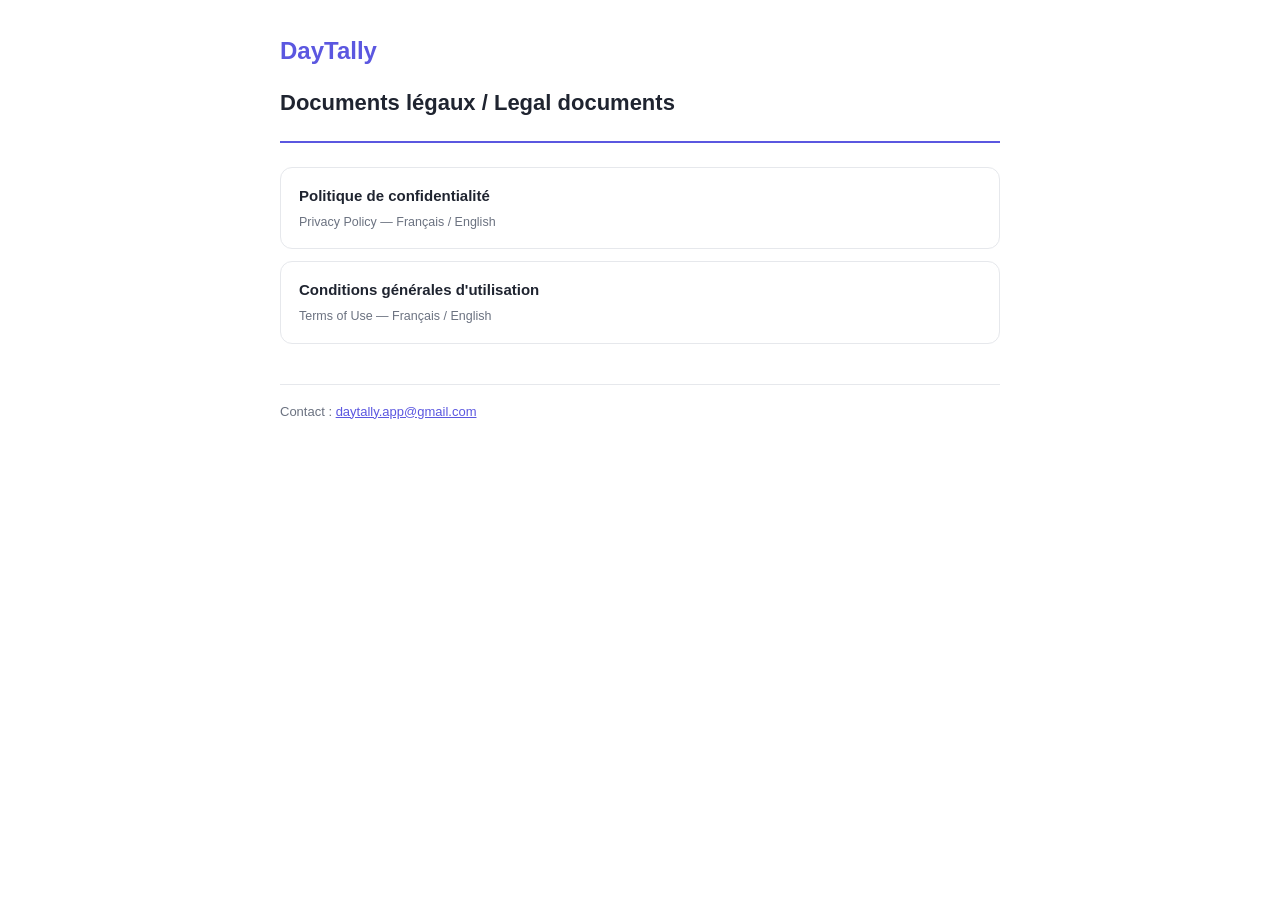
<file: index.html>
<!DOCTYPE html>
<html lang="fr">
<head>
<meta charset="utf-8" />
<meta name="viewport" content="width=device-width, initial-scale=1" />
<title>DayTally — Documents légaux / Legal</title>
<link rel="stylesheet" href="style.css" />
</head>
<body>
<div class="container">
    <header class="doc">
        <p class="brand">DayTally</p>
        <h1>Documents légaux&nbsp;/&nbsp;Legal documents</h1>
    </header>

    <ul class="card-list">
        <li>
            <a href="privacy/">Politique de confidentialité
                <small>Privacy Policy — Français / English</small>
            </a>
        </li>
        <li>
            <a href="terms/">Conditions générales d'utilisation
                <small>Terms of Use — Français / English</small>
            </a>
        </li>
    </ul>

    <footer class="doc">
        Contact&nbsp;: <a href="mailto:daytally.app@gmail.com">daytally.app@gmail.com</a>
    </footer>
</div>
</body>
</html>
</file>
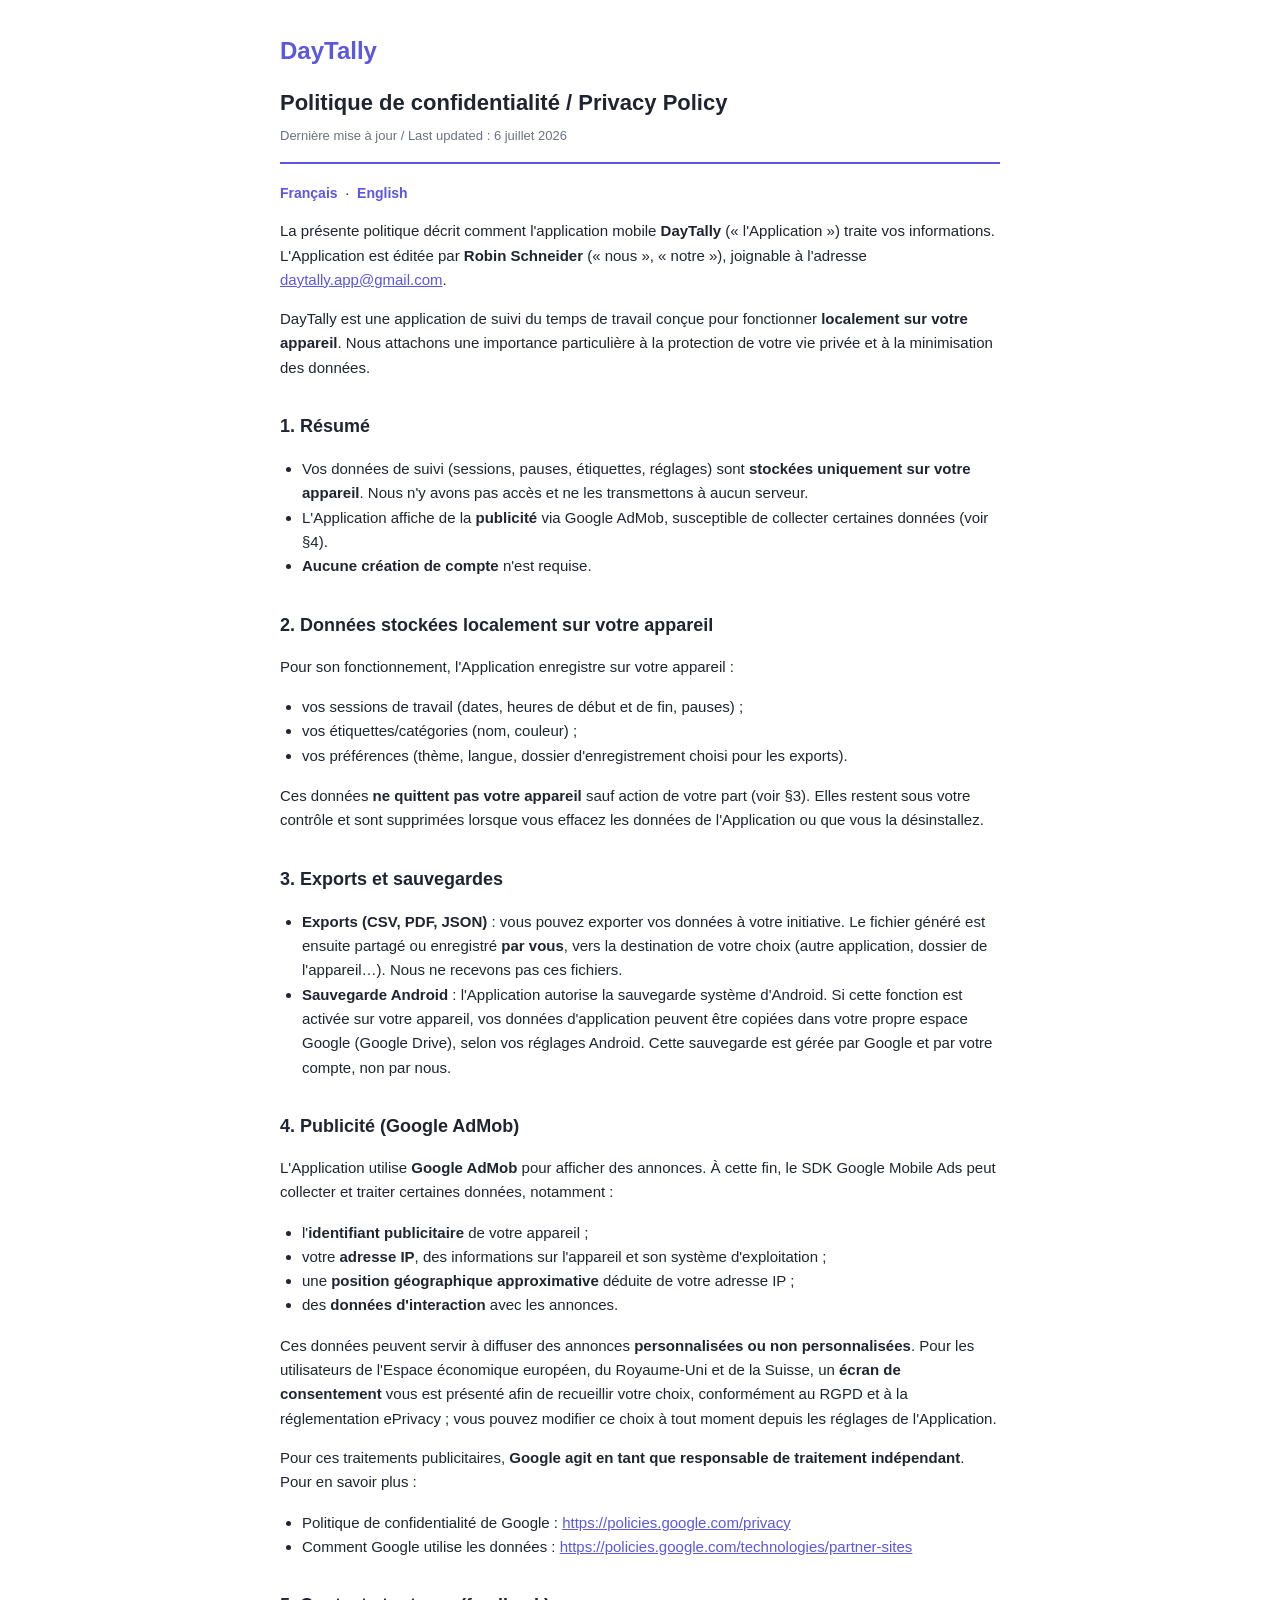
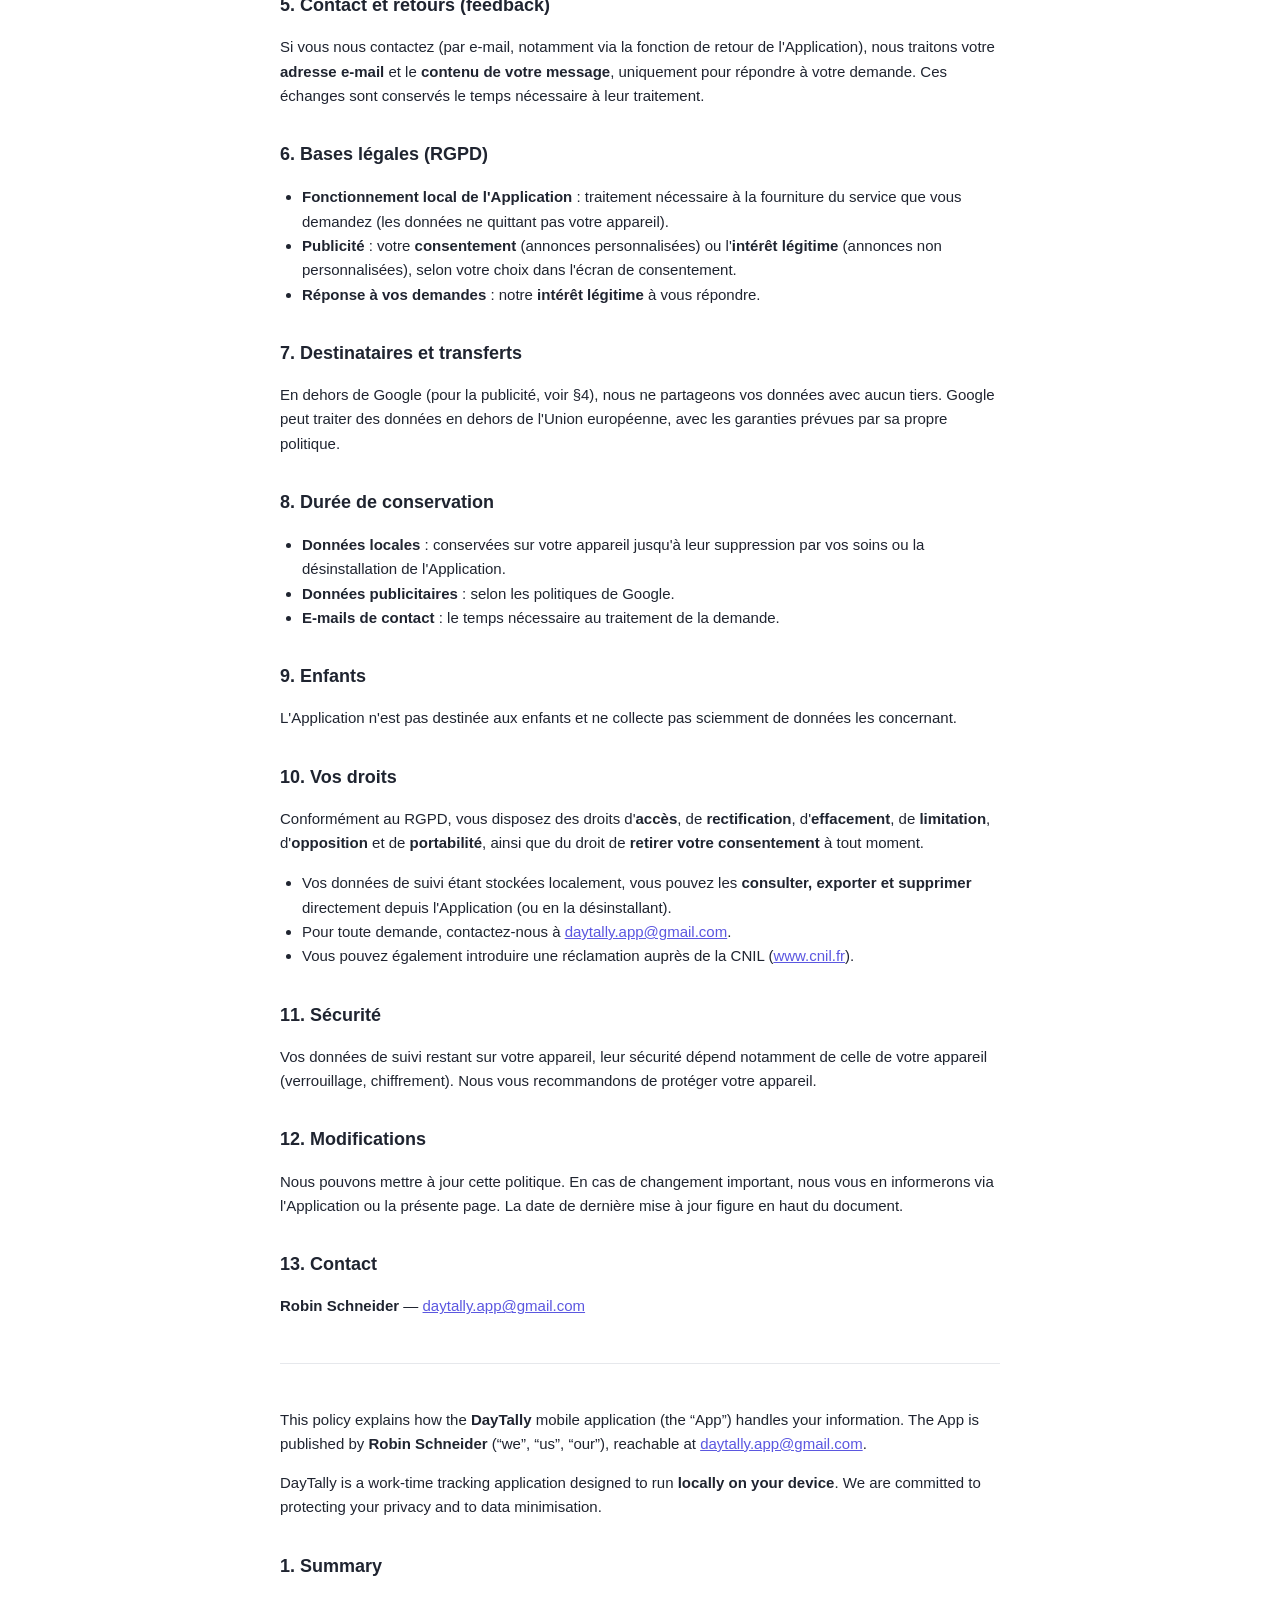
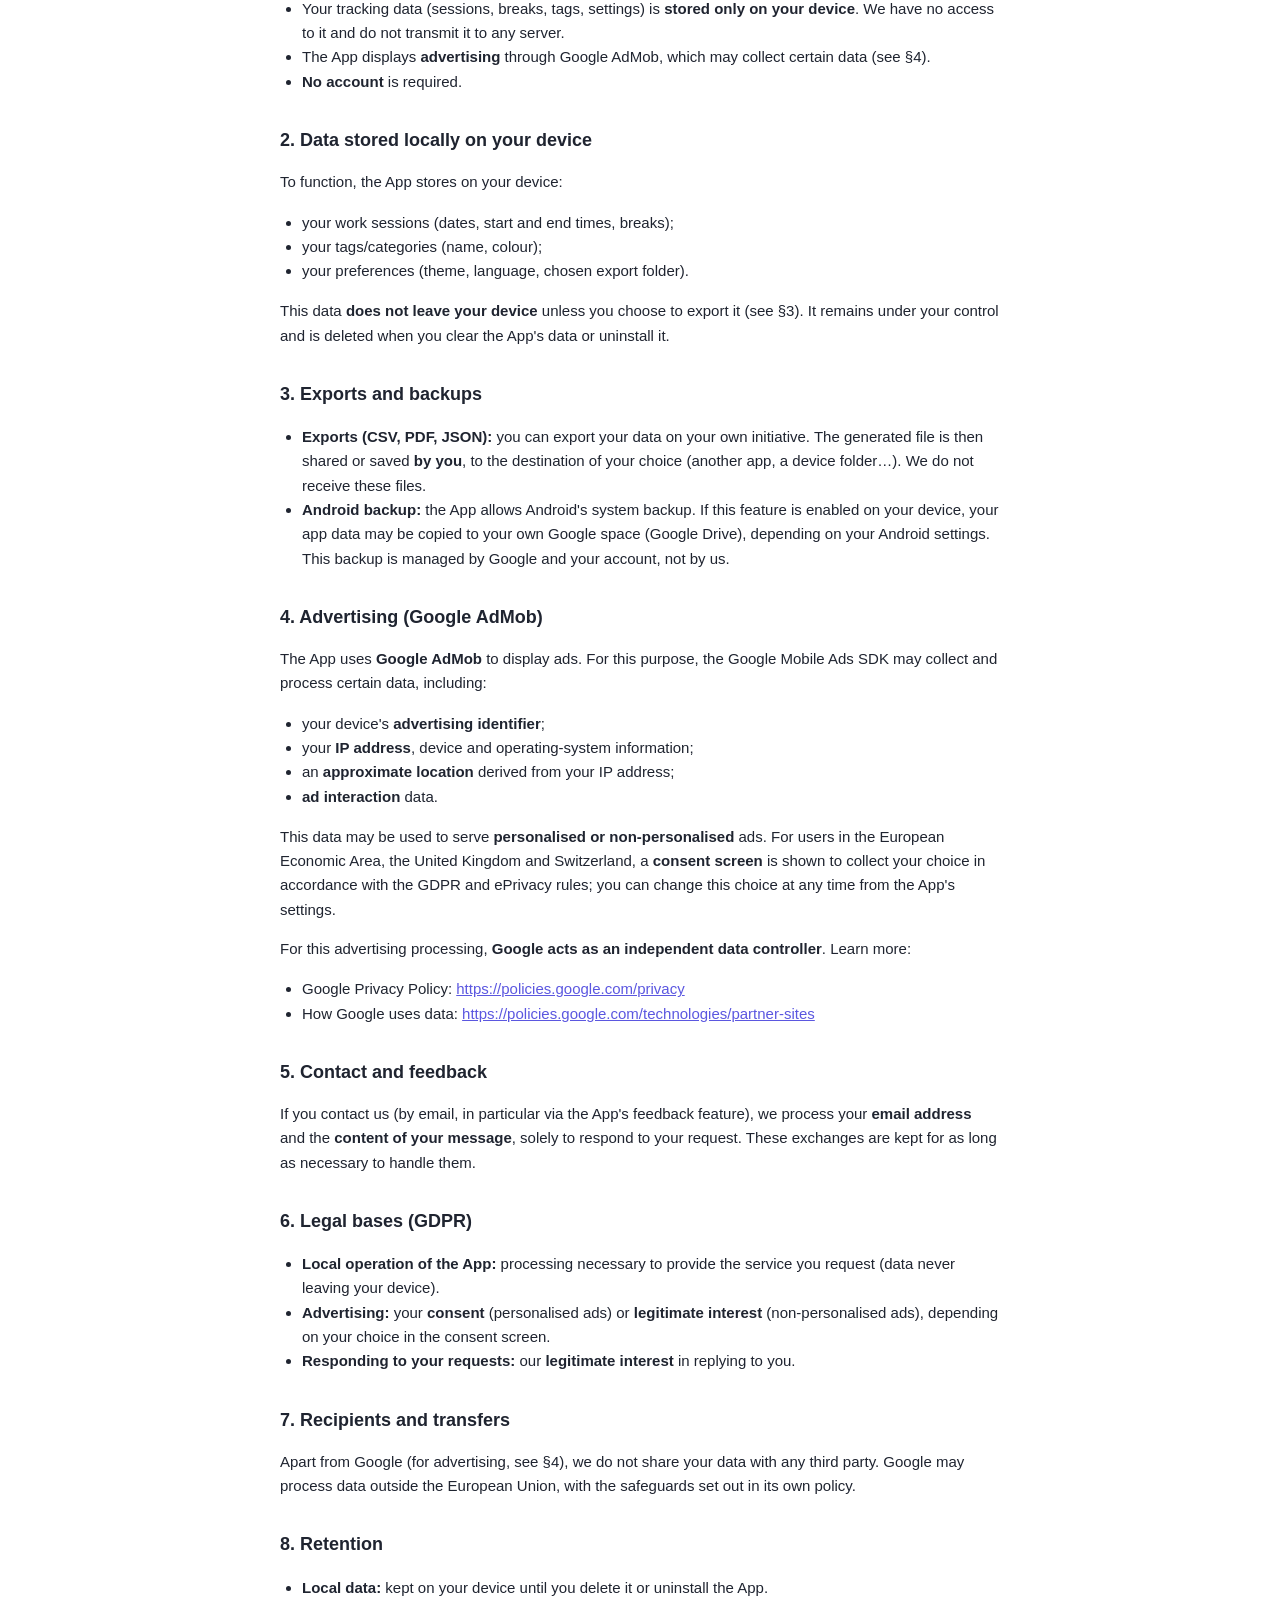
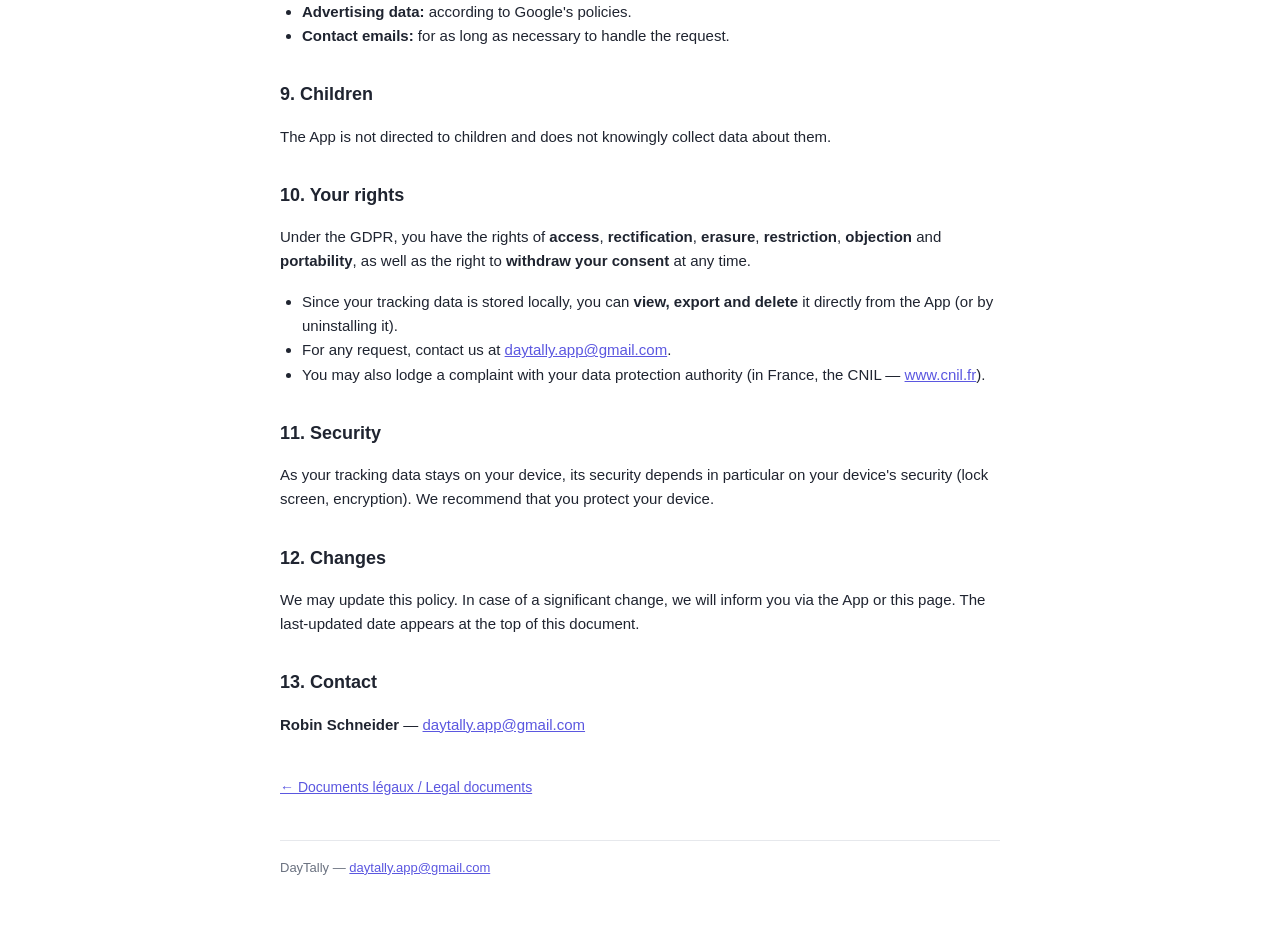
<file: privacy/index.html>
<!DOCTYPE html>
<html lang="fr">
<head>
<meta charset="utf-8" />
<meta name="viewport" content="width=device-width, initial-scale=1" />
<title>DayTally — Politique de confidentialité / Privacy Policy</title>
<link rel="stylesheet" href="../style.css" />
</head>
<body>
<div class="container">
    <header class="doc">
        <p class="brand">DayTally</p>
        <h1>Politique de confidentialité&nbsp;/&nbsp;Privacy Policy</h1>
        <p class="updated">Dernière mise à jour&nbsp;/&nbsp;Last updated&nbsp;: 6&nbsp;juillet&nbsp;2026</p>
    </header>

    <nav class="langnav">
        <a href="#fr">Français</a> &nbsp;·&nbsp; <a href="#en">English</a>
    </nav>

    <!-- ===================== FRANÇAIS ===================== -->
    <section id="fr">
        <p>La présente politique décrit comment l'application mobile <strong>DayTally</strong> («&nbsp;l'Application&nbsp;») traite vos informations. L'Application est éditée par <strong>Robin Schneider</strong> («&nbsp;nous&nbsp;», «&nbsp;notre&nbsp;»), joignable à l'adresse <a href="mailto:daytally.app@gmail.com">daytally.app@gmail.com</a>.</p>
        <p>DayTally est une application de suivi du temps de travail conçue pour fonctionner <strong>localement sur votre appareil</strong>. Nous attachons une importance particulière à la protection de votre vie privée et à la minimisation des données.</p>

        <h2>1. Résumé</h2>
        <ul>
            <li>Vos données de suivi (sessions, pauses, étiquettes, réglages) sont <strong>stockées uniquement sur votre appareil</strong>. Nous n'y avons pas accès et ne les transmettons à aucun serveur.</li>
            <li>L'Application affiche de la <strong>publicité</strong> via Google AdMob, susceptible de collecter certaines données (voir §4).</li>
            <li><strong>Aucune création de compte</strong> n'est requise.</li>
        </ul>

        <h2>2. Données stockées localement sur votre appareil</h2>
        <p>Pour son fonctionnement, l'Application enregistre sur votre appareil&nbsp;:</p>
        <ul>
            <li>vos sessions de travail (dates, heures de début et de fin, pauses)&nbsp;;</li>
            <li>vos étiquettes/catégories (nom, couleur)&nbsp;;</li>
            <li>vos préférences (thème, langue, dossier d'enregistrement choisi pour les exports).</li>
        </ul>
        <p>Ces données <strong>ne quittent pas votre appareil</strong> sauf action de votre part (voir §3). Elles restent sous votre contrôle et sont supprimées lorsque vous effacez les données de l'Application ou que vous la désinstallez.</p>

        <h2>3. Exports et sauvegardes</h2>
        <ul>
            <li><strong>Exports (CSV, PDF, JSON)</strong>&nbsp;: vous pouvez exporter vos données à votre initiative. Le fichier généré est ensuite partagé ou enregistré <strong>par vous</strong>, vers la destination de votre choix (autre application, dossier de l'appareil…). Nous ne recevons pas ces fichiers.</li>
            <li><strong>Sauvegarde Android</strong>&nbsp;: l'Application autorise la sauvegarde système d'Android. Si cette fonction est activée sur votre appareil, vos données d'application peuvent être copiées dans votre propre espace Google (Google Drive), selon vos réglages Android. Cette sauvegarde est gérée par Google et par votre compte, non par nous.</li>
        </ul>

        <h2>4. Publicité (Google AdMob)</h2>
        <p>L'Application utilise <strong>Google AdMob</strong> pour afficher des annonces. À cette fin, le SDK Google Mobile Ads peut collecter et traiter certaines données, notamment&nbsp;:</p>
        <ul>
            <li>l'<strong>identifiant publicitaire</strong> de votre appareil&nbsp;;</li>
            <li>votre <strong>adresse IP</strong>, des informations sur l'appareil et son système d'exploitation&nbsp;;</li>
            <li>une <strong>position géographique approximative</strong> déduite de votre adresse IP&nbsp;;</li>
            <li>des <strong>données d'interaction</strong> avec les annonces.</li>
        </ul>
        <p>Ces données peuvent servir à diffuser des annonces <strong>personnalisées ou non personnalisées</strong>. Pour les utilisateurs de l'Espace économique européen, du Royaume-Uni et de la Suisse, un <strong>écran de consentement</strong> vous est présenté afin de recueillir votre choix, conformément au RGPD et à la réglementation ePrivacy&nbsp;; vous pouvez modifier ce choix à tout moment depuis les réglages de l'Application.</p>
        <p>Pour ces traitements publicitaires, <strong>Google agit en tant que responsable de traitement indépendant</strong>. Pour en savoir plus&nbsp;:</p>
        <ul>
            <li>Politique de confidentialité de Google&nbsp;: <a href="https://policies.google.com/privacy">https://policies.google.com/privacy</a></li>
            <li>Comment Google utilise les données&nbsp;: <a href="https://policies.google.com/technologies/partner-sites">https://policies.google.com/technologies/partner-sites</a></li>
        </ul>

        <h2>5. Contact et retours (feedback)</h2>
        <p>Si vous nous contactez (par e-mail, notamment via la fonction de retour de l'Application), nous traitons votre <strong>adresse e-mail</strong> et le <strong>contenu de votre message</strong>, uniquement pour répondre à votre demande. Ces échanges sont conservés le temps nécessaire à leur traitement.</p>

        <h2>6. Bases légales (RGPD)</h2>
        <ul>
            <li><strong>Fonctionnement local de l'Application</strong>&nbsp;: traitement nécessaire à la fourniture du service que vous demandez (les données ne quittant pas votre appareil).</li>
            <li><strong>Publicité</strong>&nbsp;: votre <strong>consentement</strong> (annonces personnalisées) ou l'<strong>intérêt légitime</strong> (annonces non personnalisées), selon votre choix dans l'écran de consentement.</li>
            <li><strong>Réponse à vos demandes</strong>&nbsp;: notre <strong>intérêt légitime</strong> à vous répondre.</li>
        </ul>

        <h2>7. Destinataires et transferts</h2>
        <p>En dehors de Google (pour la publicité, voir §4), nous ne partageons vos données avec aucun tiers. Google peut traiter des données en dehors de l'Union européenne, avec les garanties prévues par sa propre politique.</p>

        <h2>8. Durée de conservation</h2>
        <ul>
            <li><strong>Données locales</strong>&nbsp;: conservées sur votre appareil jusqu'à leur suppression par vos soins ou la désinstallation de l'Application.</li>
            <li><strong>Données publicitaires</strong>&nbsp;: selon les politiques de Google.</li>
            <li><strong>E-mails de contact</strong>&nbsp;: le temps nécessaire au traitement de la demande.</li>
        </ul>

        <h2>9. Enfants</h2>
        <p>L'Application n'est pas destinée aux enfants et ne collecte pas sciemment de données les concernant.</p>

        <h2>10. Vos droits</h2>
        <p>Conformément au RGPD, vous disposez des droits d'<strong>accès</strong>, de <strong>rectification</strong>, d'<strong>effacement</strong>, de <strong>limitation</strong>, d'<strong>opposition</strong> et de <strong>portabilité</strong>, ainsi que du droit de <strong>retirer votre consentement</strong> à tout moment.</p>
        <ul>
            <li>Vos données de suivi étant stockées localement, vous pouvez les <strong>consulter, exporter et supprimer</strong> directement depuis l'Application (ou en la désinstallant).</li>
            <li>Pour toute demande, contactez-nous à <a href="mailto:daytally.app@gmail.com">daytally.app@gmail.com</a>.</li>
            <li>Vous pouvez également introduire une réclamation auprès de la CNIL (<a href="https://www.cnil.fr">www.cnil.fr</a>).</li>
        </ul>

        <h2>11. Sécurité</h2>
        <p>Vos données de suivi restant sur votre appareil, leur sécurité dépend notamment de celle de votre appareil (verrouillage, chiffrement). Nous vous recommandons de protéger votre appareil.</p>

        <h2>12. Modifications</h2>
        <p>Nous pouvons mettre à jour cette politique. En cas de changement important, nous vous en informerons via l'Application ou la présente page. La date de dernière mise à jour figure en haut du document.</p>

        <h2>13. Contact</h2>
        <p><strong>Robin Schneider</strong> — <a href="mailto:daytally.app@gmail.com">daytally.app@gmail.com</a></p>
    </section>

    <hr class="sep" />

    <!-- ===================== ENGLISH ===================== -->
    <section id="en">
        <p>This policy explains how the <strong>DayTally</strong> mobile application (the “App”) handles your information. The App is published by <strong>Robin Schneider</strong> (“we”, “us”, “our”), reachable at <a href="mailto:daytally.app@gmail.com">daytally.app@gmail.com</a>.</p>
        <p>DayTally is a work-time tracking application designed to run <strong>locally on your device</strong>. We are committed to protecting your privacy and to data minimisation.</p>

        <h2>1. Summary</h2>
        <ul>
            <li>Your tracking data (sessions, breaks, tags, settings) is <strong>stored only on your device</strong>. We have no access to it and do not transmit it to any server.</li>
            <li>The App displays <strong>advertising</strong> through Google AdMob, which may collect certain data (see §4).</li>
            <li><strong>No account</strong> is required.</li>
        </ul>

        <h2>2. Data stored locally on your device</h2>
        <p>To function, the App stores on your device:</p>
        <ul>
            <li>your work sessions (dates, start and end times, breaks);</li>
            <li>your tags/categories (name, colour);</li>
            <li>your preferences (theme, language, chosen export folder).</li>
        </ul>
        <p>This data <strong>does not leave your device</strong> unless you choose to export it (see §3). It remains under your control and is deleted when you clear the App's data or uninstall it.</p>

        <h2>3. Exports and backups</h2>
        <ul>
            <li><strong>Exports (CSV, PDF, JSON):</strong> you can export your data on your own initiative. The generated file is then shared or saved <strong>by you</strong>, to the destination of your choice (another app, a device folder…). We do not receive these files.</li>
            <li><strong>Android backup:</strong> the App allows Android's system backup. If this feature is enabled on your device, your app data may be copied to your own Google space (Google Drive), depending on your Android settings. This backup is managed by Google and your account, not by us.</li>
        </ul>

        <h2>4. Advertising (Google AdMob)</h2>
        <p>The App uses <strong>Google AdMob</strong> to display ads. For this purpose, the Google Mobile Ads SDK may collect and process certain data, including:</p>
        <ul>
            <li>your device's <strong>advertising identifier</strong>;</li>
            <li>your <strong>IP address</strong>, device and operating-system information;</li>
            <li>an <strong>approximate location</strong> derived from your IP address;</li>
            <li><strong>ad interaction</strong> data.</li>
        </ul>
        <p>This data may be used to serve <strong>personalised or non-personalised</strong> ads. For users in the European Economic Area, the United Kingdom and Switzerland, a <strong>consent screen</strong> is shown to collect your choice in accordance with the GDPR and ePrivacy rules; you can change this choice at any time from the App's settings.</p>
        <p>For this advertising processing, <strong>Google acts as an independent data controller</strong>. Learn more:</p>
        <ul>
            <li>Google Privacy Policy: <a href="https://policies.google.com/privacy">https://policies.google.com/privacy</a></li>
            <li>How Google uses data: <a href="https://policies.google.com/technologies/partner-sites">https://policies.google.com/technologies/partner-sites</a></li>
        </ul>

        <h2>5. Contact and feedback</h2>
        <p>If you contact us (by email, in particular via the App's feedback feature), we process your <strong>email address</strong> and the <strong>content of your message</strong>, solely to respond to your request. These exchanges are kept for as long as necessary to handle them.</p>

        <h2>6. Legal bases (GDPR)</h2>
        <ul>
            <li><strong>Local operation of the App:</strong> processing necessary to provide the service you request (data never leaving your device).</li>
            <li><strong>Advertising:</strong> your <strong>consent</strong> (personalised ads) or <strong>legitimate interest</strong> (non-personalised ads), depending on your choice in the consent screen.</li>
            <li><strong>Responding to your requests:</strong> our <strong>legitimate interest</strong> in replying to you.</li>
        </ul>

        <h2>7. Recipients and transfers</h2>
        <p>Apart from Google (for advertising, see §4), we do not share your data with any third party. Google may process data outside the European Union, with the safeguards set out in its own policy.</p>

        <h2>8. Retention</h2>
        <ul>
            <li><strong>Local data:</strong> kept on your device until you delete it or uninstall the App.</li>
            <li><strong>Advertising data:</strong> according to Google's policies.</li>
            <li><strong>Contact emails:</strong> for as long as necessary to handle the request.</li>
        </ul>

        <h2>9. Children</h2>
        <p>The App is not directed to children and does not knowingly collect data about them.</p>

        <h2>10. Your rights</h2>
        <p>Under the GDPR, you have the rights of <strong>access</strong>, <strong>rectification</strong>, <strong>erasure</strong>, <strong>restriction</strong>, <strong>objection</strong> and <strong>portability</strong>, as well as the right to <strong>withdraw your consent</strong> at any time.</p>
        <ul>
            <li>Since your tracking data is stored locally, you can <strong>view, export and delete</strong> it directly from the App (or by uninstalling it).</li>
            <li>For any request, contact us at <a href="mailto:daytally.app@gmail.com">daytally.app@gmail.com</a>.</li>
            <li>You may also lodge a complaint with your data protection authority (in France, the CNIL — <a href="https://www.cnil.fr">www.cnil.fr</a>).</li>
        </ul>

        <h2>11. Security</h2>
        <p>As your tracking data stays on your device, its security depends in particular on your device's security (lock screen, encryption). We recommend that you protect your device.</p>

        <h2>12. Changes</h2>
        <p>We may update this policy. In case of a significant change, we will inform you via the App or this page. The last-updated date appears at the top of this document.</p>

        <h2>13. Contact</h2>
        <p><strong>Robin Schneider</strong> — <a href="mailto:daytally.app@gmail.com">daytally.app@gmail.com</a></p>
    </section>

    <a class="backlink" href="../">← Documents légaux / Legal documents</a>

    <footer class="doc">
        DayTally — <a href="mailto:daytally.app@gmail.com">daytally.app@gmail.com</a>
    </footer>
</div>
</body>
</html>
</file>
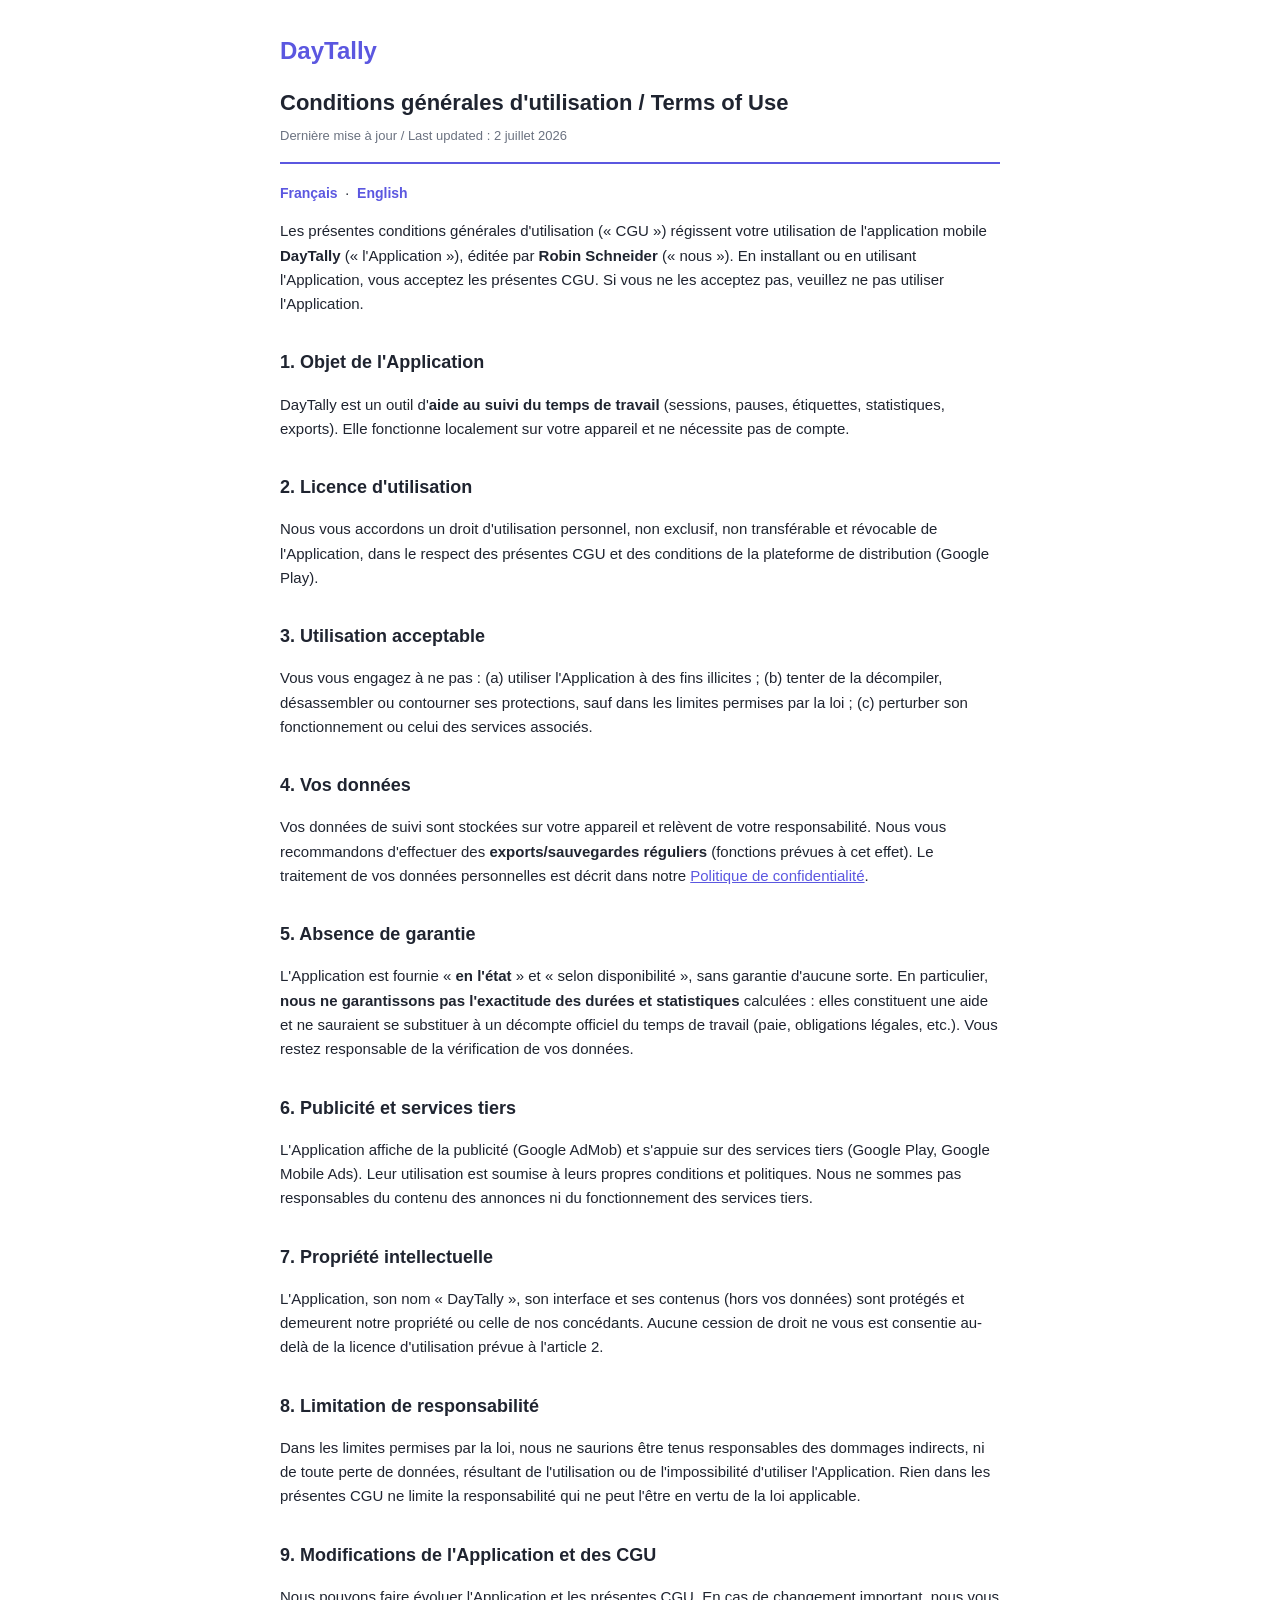
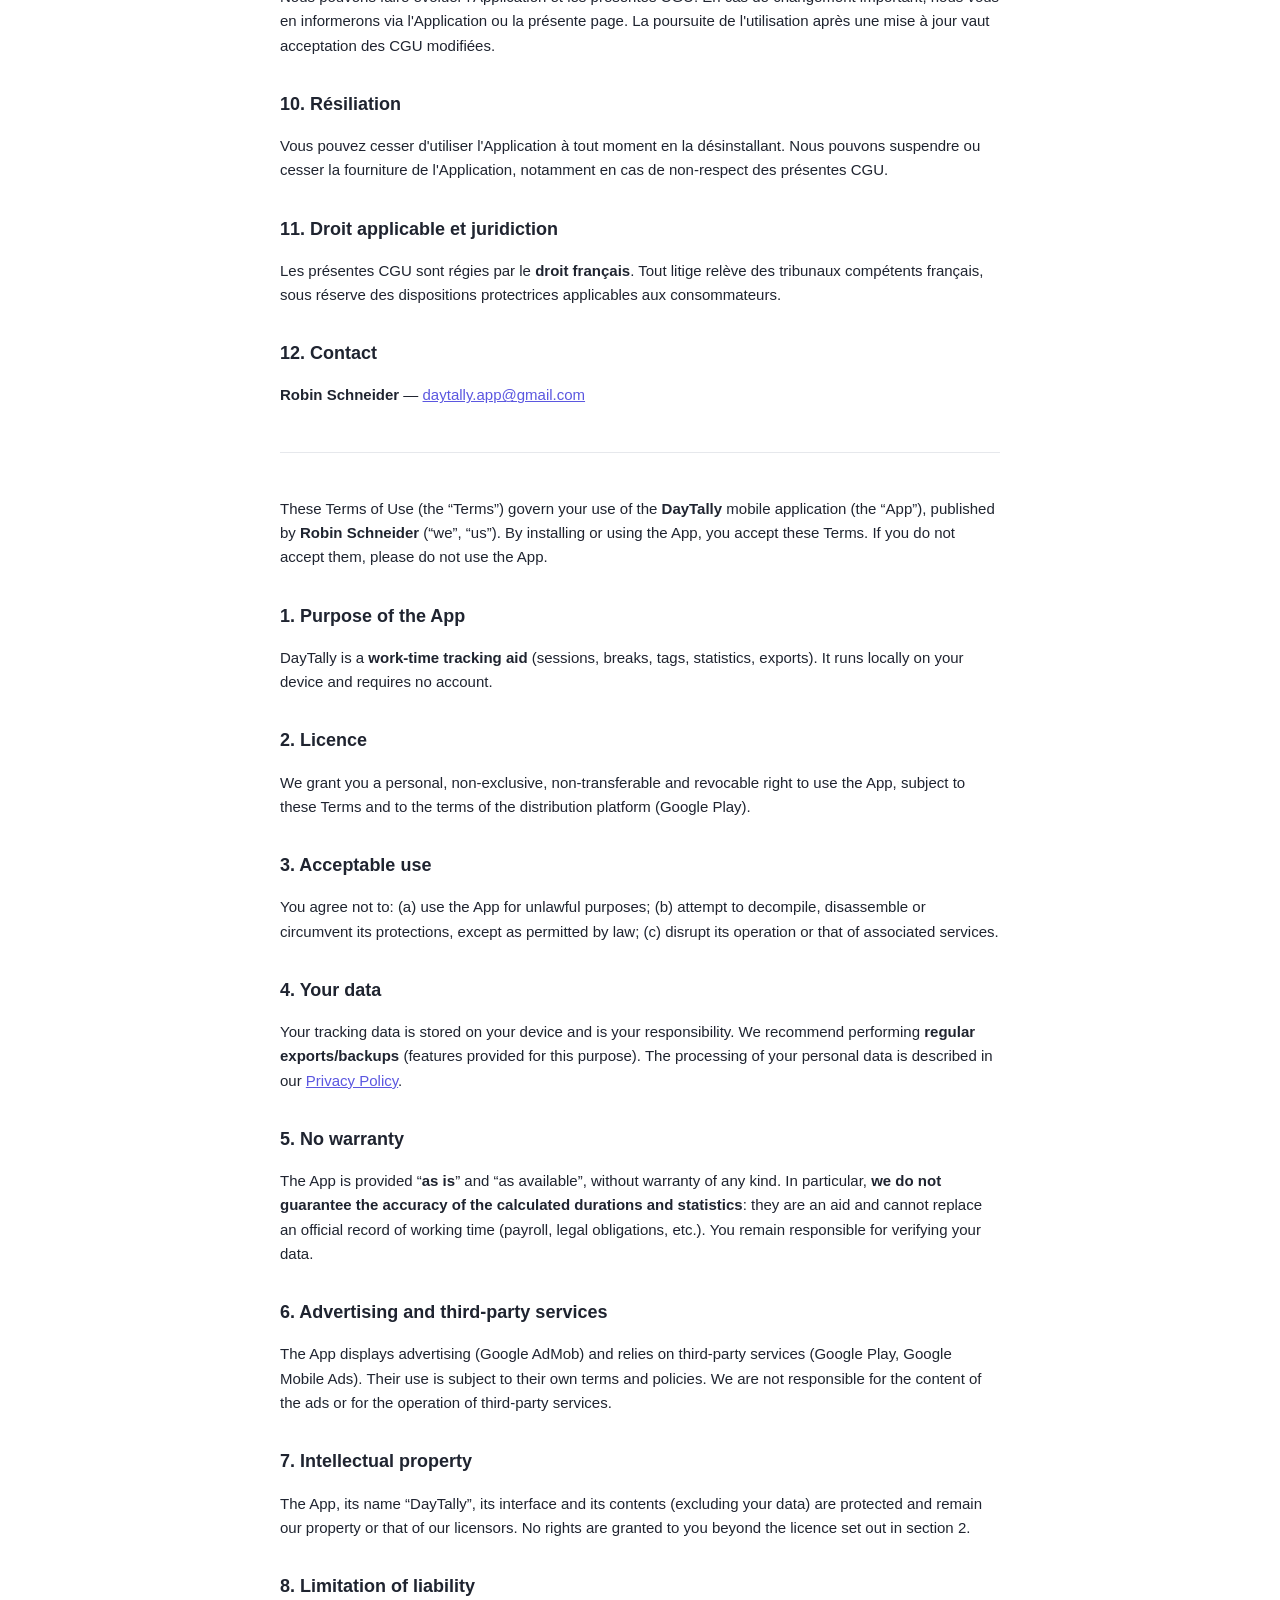
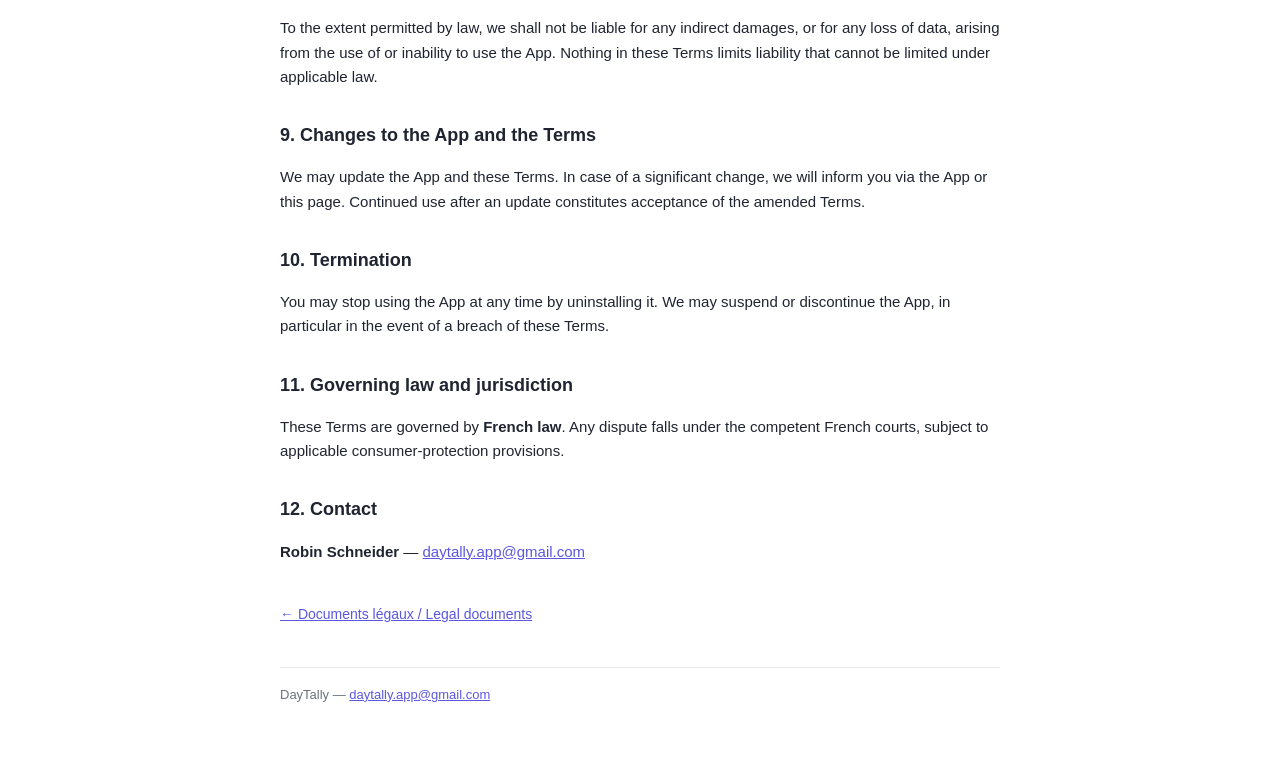
<file: terms/index.html>
<!DOCTYPE html>
<html lang="fr">
<head>
<meta charset="utf-8" />
<meta name="viewport" content="width=device-width, initial-scale=1" />
<title>DayTally — Conditions d'utilisation / Terms of Use</title>
<link rel="stylesheet" href="../style.css" />
</head>
<body>
<div class="container">
    <header class="doc">
        <p class="brand">DayTally</p>
        <h1>Conditions générales d'utilisation&nbsp;/&nbsp;Terms of Use</h1>
        <p class="updated">Dernière mise à jour&nbsp;/&nbsp;Last updated&nbsp;: 2&nbsp;juillet&nbsp;2026</p>
    </header>

    <nav class="langnav">
        <a href="#fr">Français</a> &nbsp;·&nbsp; <a href="#en">English</a>
    </nav>

    <!-- ===================== FRANÇAIS ===================== -->
    <section id="fr">
        <p>Les présentes conditions générales d'utilisation («&nbsp;CGU&nbsp;») régissent votre utilisation de l'application mobile <strong>DayTally</strong> («&nbsp;l'Application&nbsp;»), éditée par <strong>Robin Schneider</strong> («&nbsp;nous&nbsp;»). En installant ou en utilisant l'Application, vous acceptez les présentes CGU. Si vous ne les acceptez pas, veuillez ne pas utiliser l'Application.</p>

        <h2>1. Objet de l'Application</h2>
        <p>DayTally est un outil d'<strong>aide au suivi du temps de travail</strong> (sessions, pauses, étiquettes, statistiques, exports). Elle fonctionne localement sur votre appareil et ne nécessite pas de compte.</p>

        <h2>2. Licence d'utilisation</h2>
        <p>Nous vous accordons un droit d'utilisation personnel, non exclusif, non transférable et révocable de l'Application, dans le respect des présentes CGU et des conditions de la plateforme de distribution (Google Play).</p>

        <h2>3. Utilisation acceptable</h2>
        <p>Vous vous engagez à ne pas&nbsp;: (a) utiliser l'Application à des fins illicites&nbsp;; (b) tenter de la décompiler, désassembler ou contourner ses protections, sauf dans les limites permises par la loi&nbsp;; (c) perturber son fonctionnement ou celui des services associés.</p>

        <h2>4. Vos données</h2>
        <p>Vos données de suivi sont stockées sur votre appareil et relèvent de votre responsabilité. Nous vous recommandons d'effectuer des <strong>exports/sauvegardes réguliers</strong> (fonctions prévues à cet effet). Le traitement de vos données personnelles est décrit dans notre <a href="https://robins-31.github.io/daytally-legal/privacy/">Politique de confidentialité</a>.</p>

        <h2>5. Absence de garantie</h2>
        <p>L'Application est fournie «&nbsp;<strong>en l'état</strong>&nbsp;» et «&nbsp;selon disponibilité&nbsp;», sans garantie d'aucune sorte. En particulier, <strong>nous ne garantissons pas l'exactitude des durées et statistiques</strong> calculées&nbsp;: elles constituent une aide et ne sauraient se substituer à un décompte officiel du temps de travail (paie, obligations légales, etc.). Vous restez responsable de la vérification de vos données.</p>

        <h2>6. Publicité et services tiers</h2>
        <p>L'Application affiche de la publicité (Google AdMob) et s'appuie sur des services tiers (Google Play, Google Mobile Ads). Leur utilisation est soumise à leurs propres conditions et politiques. Nous ne sommes pas responsables du contenu des annonces ni du fonctionnement des services tiers.</p>

        <h2>7. Propriété intellectuelle</h2>
        <p>L'Application, son nom «&nbsp;DayTally&nbsp;», son interface et ses contenus (hors vos données) sont protégés et demeurent notre propriété ou celle de nos concédants. Aucune cession de droit ne vous est consentie au-delà de la licence d'utilisation prévue à l'article&nbsp;2.</p>

        <h2>8. Limitation de responsabilité</h2>
        <p>Dans les limites permises par la loi, nous ne saurions être tenus responsables des dommages indirects, ni de toute perte de données, résultant de l'utilisation ou de l'impossibilité d'utiliser l'Application. Rien dans les présentes CGU ne limite la responsabilité qui ne peut l'être en vertu de la loi applicable.</p>

        <h2>9. Modifications de l'Application et des CGU</h2>
        <p>Nous pouvons faire évoluer l'Application et les présentes CGU. En cas de changement important, nous vous en informerons via l'Application ou la présente page. La poursuite de l'utilisation après une mise à jour vaut acceptation des CGU modifiées.</p>

        <h2>10. Résiliation</h2>
        <p>Vous pouvez cesser d'utiliser l'Application à tout moment en la désinstallant. Nous pouvons suspendre ou cesser la fourniture de l'Application, notamment en cas de non-respect des présentes CGU.</p>

        <h2>11. Droit applicable et juridiction</h2>
        <p>Les présentes CGU sont régies par le <strong>droit français</strong>. Tout litige relève des tribunaux compétents français, sous réserve des dispositions protectrices applicables aux consommateurs.</p>

        <h2>12. Contact</h2>
        <p><strong>Robin Schneider</strong> — <a href="mailto:daytally.app@gmail.com">daytally.app@gmail.com</a></p>
    </section>

    <hr class="sep" />

    <!-- ===================== ENGLISH ===================== -->
    <section id="en">
        <p>These Terms of Use (the “Terms”) govern your use of the <strong>DayTally</strong> mobile application (the “App”), published by <strong>Robin Schneider</strong> (“we”, “us”). By installing or using the App, you accept these Terms. If you do not accept them, please do not use the App.</p>

        <h2>1. Purpose of the App</h2>
        <p>DayTally is a <strong>work-time tracking aid</strong> (sessions, breaks, tags, statistics, exports). It runs locally on your device and requires no account.</p>

        <h2>2. Licence</h2>
        <p>We grant you a personal, non-exclusive, non-transferable and revocable right to use the App, subject to these Terms and to the terms of the distribution platform (Google Play).</p>

        <h2>3. Acceptable use</h2>
        <p>You agree not to: (a) use the App for unlawful purposes; (b) attempt to decompile, disassemble or circumvent its protections, except as permitted by law; (c) disrupt its operation or that of associated services.</p>

        <h2>4. Your data</h2>
        <p>Your tracking data is stored on your device and is your responsibility. We recommend performing <strong>regular exports/backups</strong> (features provided for this purpose). The processing of your personal data is described in our <a href="https://robins-31.github.io/daytally-legal/privacy/">Privacy Policy</a>.</p>

        <h2>5. No warranty</h2>
        <p>The App is provided “<strong>as is</strong>” and “as available”, without warranty of any kind. In particular, <strong>we do not guarantee the accuracy of the calculated durations and statistics</strong>: they are an aid and cannot replace an official record of working time (payroll, legal obligations, etc.). You remain responsible for verifying your data.</p>

        <h2>6. Advertising and third-party services</h2>
        <p>The App displays advertising (Google AdMob) and relies on third-party services (Google Play, Google Mobile Ads). Their use is subject to their own terms and policies. We are not responsible for the content of the ads or for the operation of third-party services.</p>

        <h2>7. Intellectual property</h2>
        <p>The App, its name “DayTally”, its interface and its contents (excluding your data) are protected and remain our property or that of our licensors. No rights are granted to you beyond the licence set out in section&nbsp;2.</p>

        <h2>8. Limitation of liability</h2>
        <p>To the extent permitted by law, we shall not be liable for any indirect damages, or for any loss of data, arising from the use of or inability to use the App. Nothing in these Terms limits liability that cannot be limited under applicable law.</p>

        <h2>9. Changes to the App and the Terms</h2>
        <p>We may update the App and these Terms. In case of a significant change, we will inform you via the App or this page. Continued use after an update constitutes acceptance of the amended Terms.</p>

        <h2>10. Termination</h2>
        <p>You may stop using the App at any time by uninstalling it. We may suspend or discontinue the App, in particular in the event of a breach of these Terms.</p>

        <h2>11. Governing law and jurisdiction</h2>
        <p>These Terms are governed by <strong>French law</strong>. Any dispute falls under the competent French courts, subject to applicable consumer-protection provisions.</p>

        <h2>12. Contact</h2>
        <p><strong>Robin Schneider</strong> — <a href="mailto:daytally.app@gmail.com">daytally.app@gmail.com</a></p>
    </section>

    <a class="backlink" href="../">← Documents légaux / Legal documents</a>

    <footer class="doc">
        DayTally — <a href="mailto:daytally.app@gmail.com">daytally.app@gmail.com</a>
    </footer>
</div>
</body>
</html>
</file>
<file: style.css>
:root {
    --brand: #5B57E0;
    --text: #1F2430;
    --muted: #6B7280;
    --border: #E6E8EC;
    --bg: #FFFFFF;
}

* { box-sizing: border-box; }

body {
    font-family: -apple-system, BlinkMacSystemFont, 'Segoe UI', Roboto, 'Helvetica Neue', Arial, sans-serif;
    color: var(--text);
    background: var(--bg);
    margin: 0;
    line-height: 1.62;
}

.container { max-width: 760px; margin: 0 auto; padding: 32px 20px 64px; }

header.doc { border-bottom: 2px solid var(--brand); padding-bottom: 16px; margin-bottom: 4px; }
.brand { color: var(--brand); font-size: 24px; font-weight: 700; margin: 0; }
header.doc h1 { font-size: 22px; margin: 14px 0 4px; }
.updated { color: var(--muted); font-size: 13px; margin: 0; }

.langnav { margin: 18px 0 4px; font-size: 14px; }
.langnav a { color: var(--brand); text-decoration: none; font-weight: 600; }
.langnav a:hover { text-decoration: underline; }

h2 { font-size: 18px; margin-top: 32px; }
h3 { font-size: 15px; margin-top: 22px; }
p, li { font-size: 15px; }
ul { padding-left: 22px; }
a { color: var(--brand); }
strong { font-weight: 600; }

hr.sep { border: none; border-top: 1px solid var(--border); margin: 44px 0; }

.backlink { display: inline-block; margin-top: 24px; font-size: 14px; }

footer.doc { margin-top: 40px; padding-top: 16px; border-top: 1px solid var(--border); color: var(--muted); font-size: 13px; }

.card-list { list-style: none; padding: 0; margin-top: 24px; }
.card-list li { margin: 12px 0; }
.card-list a {
    display: block;
    padding: 16px 18px;
    border: 1px solid var(--border);
    border-radius: 12px;
    text-decoration: none;
    color: var(--text);
    font-weight: 600;
}
.card-list a:hover { border-color: var(--brand); }
.card-list small { display: block; color: var(--muted); font-weight: 400; margin-top: 4px; }
</file>
